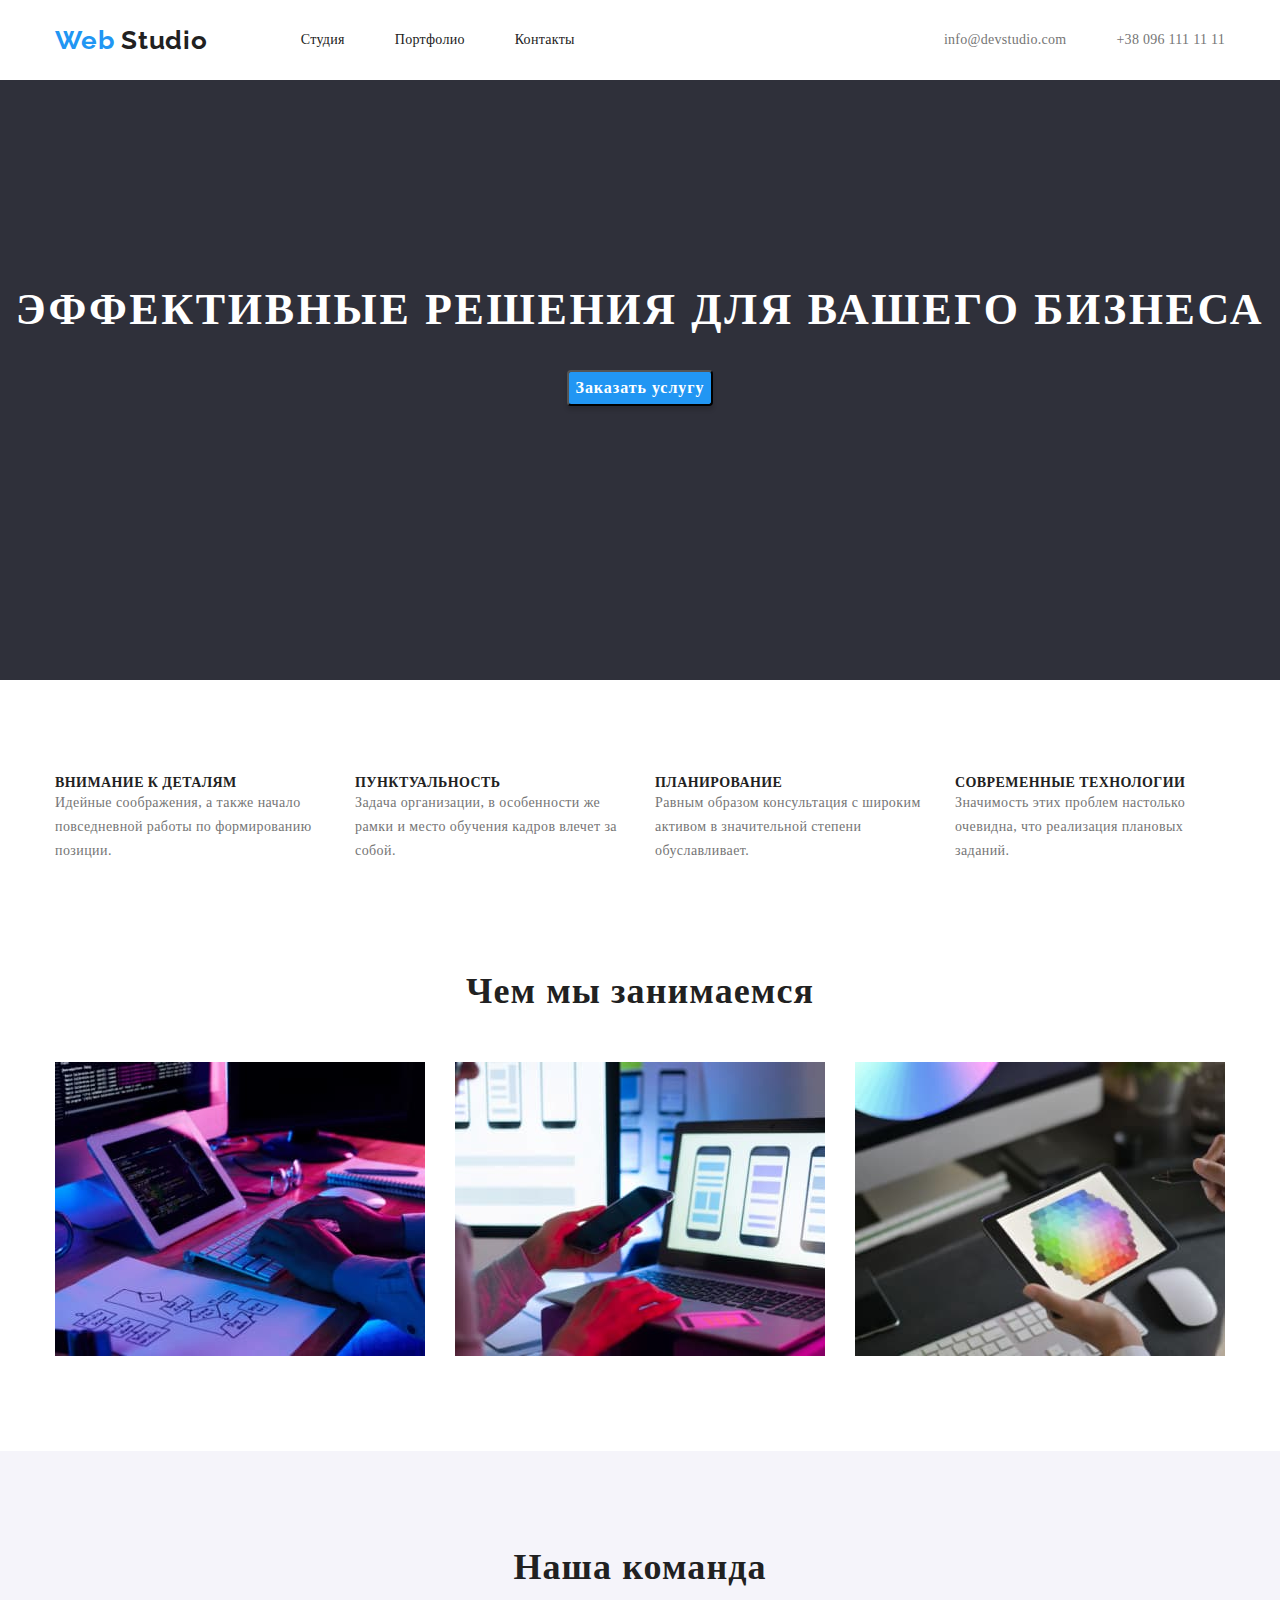
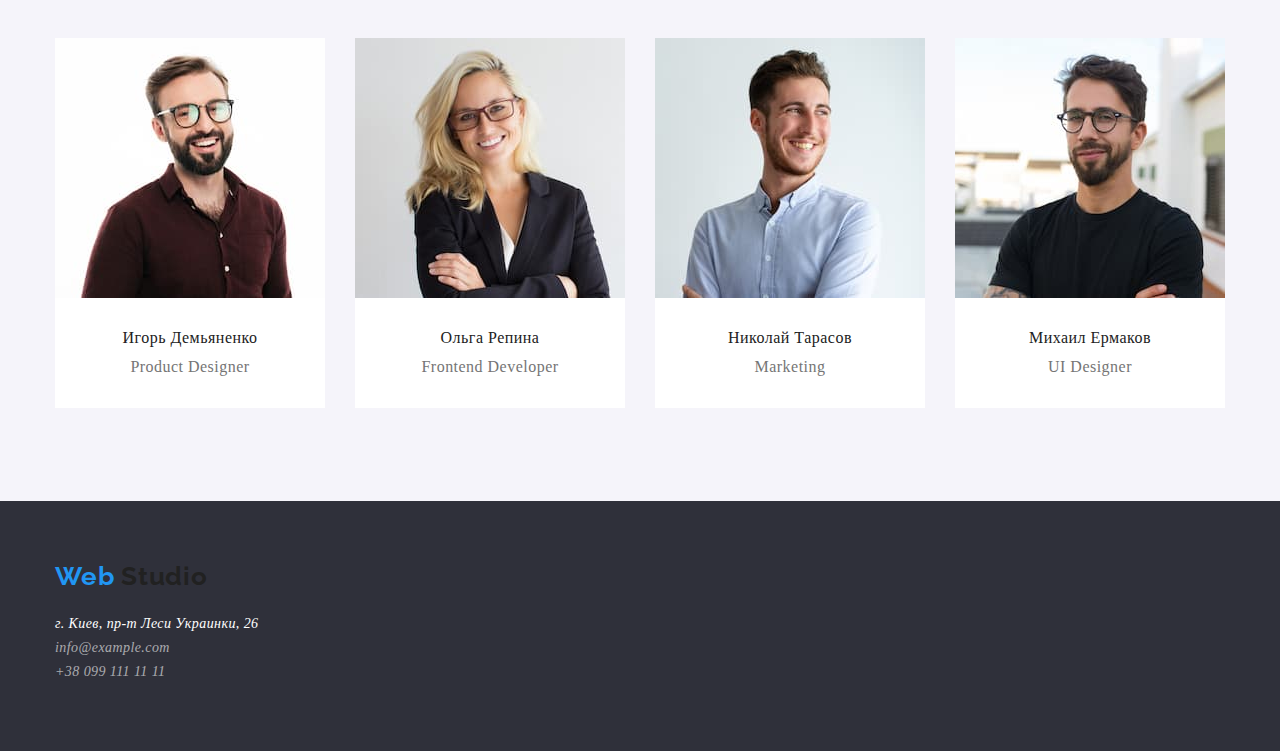
<file: index.html>
<!DOCTYPE html>
<html lang="ru">
    <head>
        <meta charset="UTF-8">
        <meta http-equiv="X-UA-Compatible" content="IE=edge">
        <meta name="viewport" content="width=device-width, initial-scale=1.0">
        <title>Web Studio</title>
        <link rel="preconnect" href="https://fonts.gstatic.com">
        <link href="https://fonts.googleapis.com/css2?family=Raleway:wght@700&family=Roboto:wght@400;500;700;900&display=swap"
            rel="stylesheet">
        <link rel="stylesheet" href="https://cdnjs.cloudflare.com/ajax/libs/modern-normalize/1.0.0/modern-normalize.min.css"/>
        <link rel="stylesheet" href="./css/styles.css">
    </head>
    <body class="body">
        <header class="header">
            <div class="container">
                 <nav class="navigatoin">
                    <a class="logo" href="">Web <span class="head-logo">Studio</span></a>
                    <ul class="menu">
                    <li class="menu-item">
                        <a class="menu-link" href="">Студия</a>
                    </li>
                    <li class="menu-item">
                        <a class="menu-link" href="./portfolio.html">Портфолио</a>
                    </li>
                    <li class="menu-item">
                        <a class="menu-link" href="">Контакты</a>
                    </li>
                    </ul>
                    <ul class="header-address">
                    <li class="header-address-link">
                        <a class="address-link" href="mailto:info@devstudio.com">info@devstudio.com</a>
                    </li>
                    <li class="header-address-link">
                        <a class="address-link" href="tel:+380961111111">+38 096 111 11 11</a>
                    </li>
                    </ul>
                </nav>
            </div>         
        </header>
        <main class="main">
            <div class="div-main-sec">
                <section class="main-sec">
                <h1 class="main-sec-title">Эффективные решения для вашего бизнеса</h1>
                <button class="main-sec-button" type="button">Заказать услугу</button>
                </section>
            </div>
            <div class="container">
                <section class="features"> 
                <!--<h2 class="features-main-title">Особенности</h2>-->
                <ul class="features-item">
                    <li class="features-list-item">
                        <h3 class="features-title">Внимание к деталям</h3>
                        <p class="features-description">Идейные соображения, а также начало повседневной работы по формированию позиции.</p>
                    </li>
                    <li class="features-list-item">
                        <h3 class="features-title">Пунктуальность</h3>
                        <p class="features-description">Задача организации, в особенности же рамки и место обучения кадров влечет за собой.</p>
                    </li>
                    <li class="features-list-item">
                        <h3 class="features-title">Планирование</h3>
                        <p class="features-description">Равным образом консультация с широким активом в значительной степени обуславливает.</p>
                    </li>
                    <li class="features-list-item">
                        <h3 class="features-title">Современные технологии</h3>
                        <p class="features-description">Значимость этих проблем настолько очевидна, что реализация плановых заданий.</p>
                    </li>
                </ul>
                </section>
            </div> 
            <div class="container">
                <section class="work">
                    <h2 class="work-title">Чем мы занимаемся</h2>
                    <ul class="work-img">
                        <li class="img-one"><img src="./images/box1.jpg" width="370" alt="Человек печятает код на компютере"></li>
                        <li class="img-two"><img src="./images/box2.jpg" width="370" alt="Выберает оформление телефона на компютере"></li>
                        <li class="img-three"><img src="./images/box3.jpg" width="370" alt="Выберает цветовую гаму на планшете"></li>
                    </ul>
                </section>
            </div>
            <div class="team">
                <section class="container">
                    <h2 class="team-title">Наша команда</h2>
                    <ul class="team-view">
                        <li class="team-description">
                            <img class="team-img" src="./images/img1.jpg" width="270" alt="Игорь Демьяненко Product Designer">
                            <h3 class="team-name">Игорь Демьяненко</h3>
                            <p class="team-profesion">Product Designer</p>
                        </li>
                        <li class="team-description">
                            <img class="team-img" src="./images/img2.jpg" width="270" alt="Ольга Репина Frontend Developer">
                            <h3 class="team-name">Ольга Репина</h3>
                            <p class="team-profesion">Frontend Developer</p>
                        </li>
                        <li class="team-description">
                            <img class="team-img" src="./images/img3.jpg" width="270" alt="Николай Тарасов Marketing">
                            <h3 class="team-name">Николай Тарасов</h3>
                            <p class="team-profesion">Marketing</p>
                        </li>
                        <li class="team-description">
                            <img class="team-img" src="./images/img4.jpg" width="270" alt="Михаил Ермаков UI Designer">
                            <h3 class="team-name">Михаил Ермаков</h3>
                            <p class="team-profesion">UI Designer</p>
                        </li>
                   </ul>
                </section>
            </div>           
        </main> 
        <footer class="footer">
            <div class="container">
                <div class="footer-logo">
                    <a class="logo" href="">Web <span class="foot-logo">Studio</span></a>
                </div>
                <address class="address">
                    <ul class="address-title">
                    <li><a class="main-address" href="https://goo.gl/maps/idDUvh7rMEF7i7zZ6" target="_blank" rel="noopener noreferrer">г. Киев, пр-т Леси Украинки, 26</a></li>
                    <li><a class="mail-address" href="mailto:info@example.com">info@example.com</a></li>
                    <li><a class="tel-address" href="tel:+380991111111">+38 099 111 11 11</a></li>
                    </ul>
                </address>
            </div>
        </footer>   
    </body>
</html>
</file>
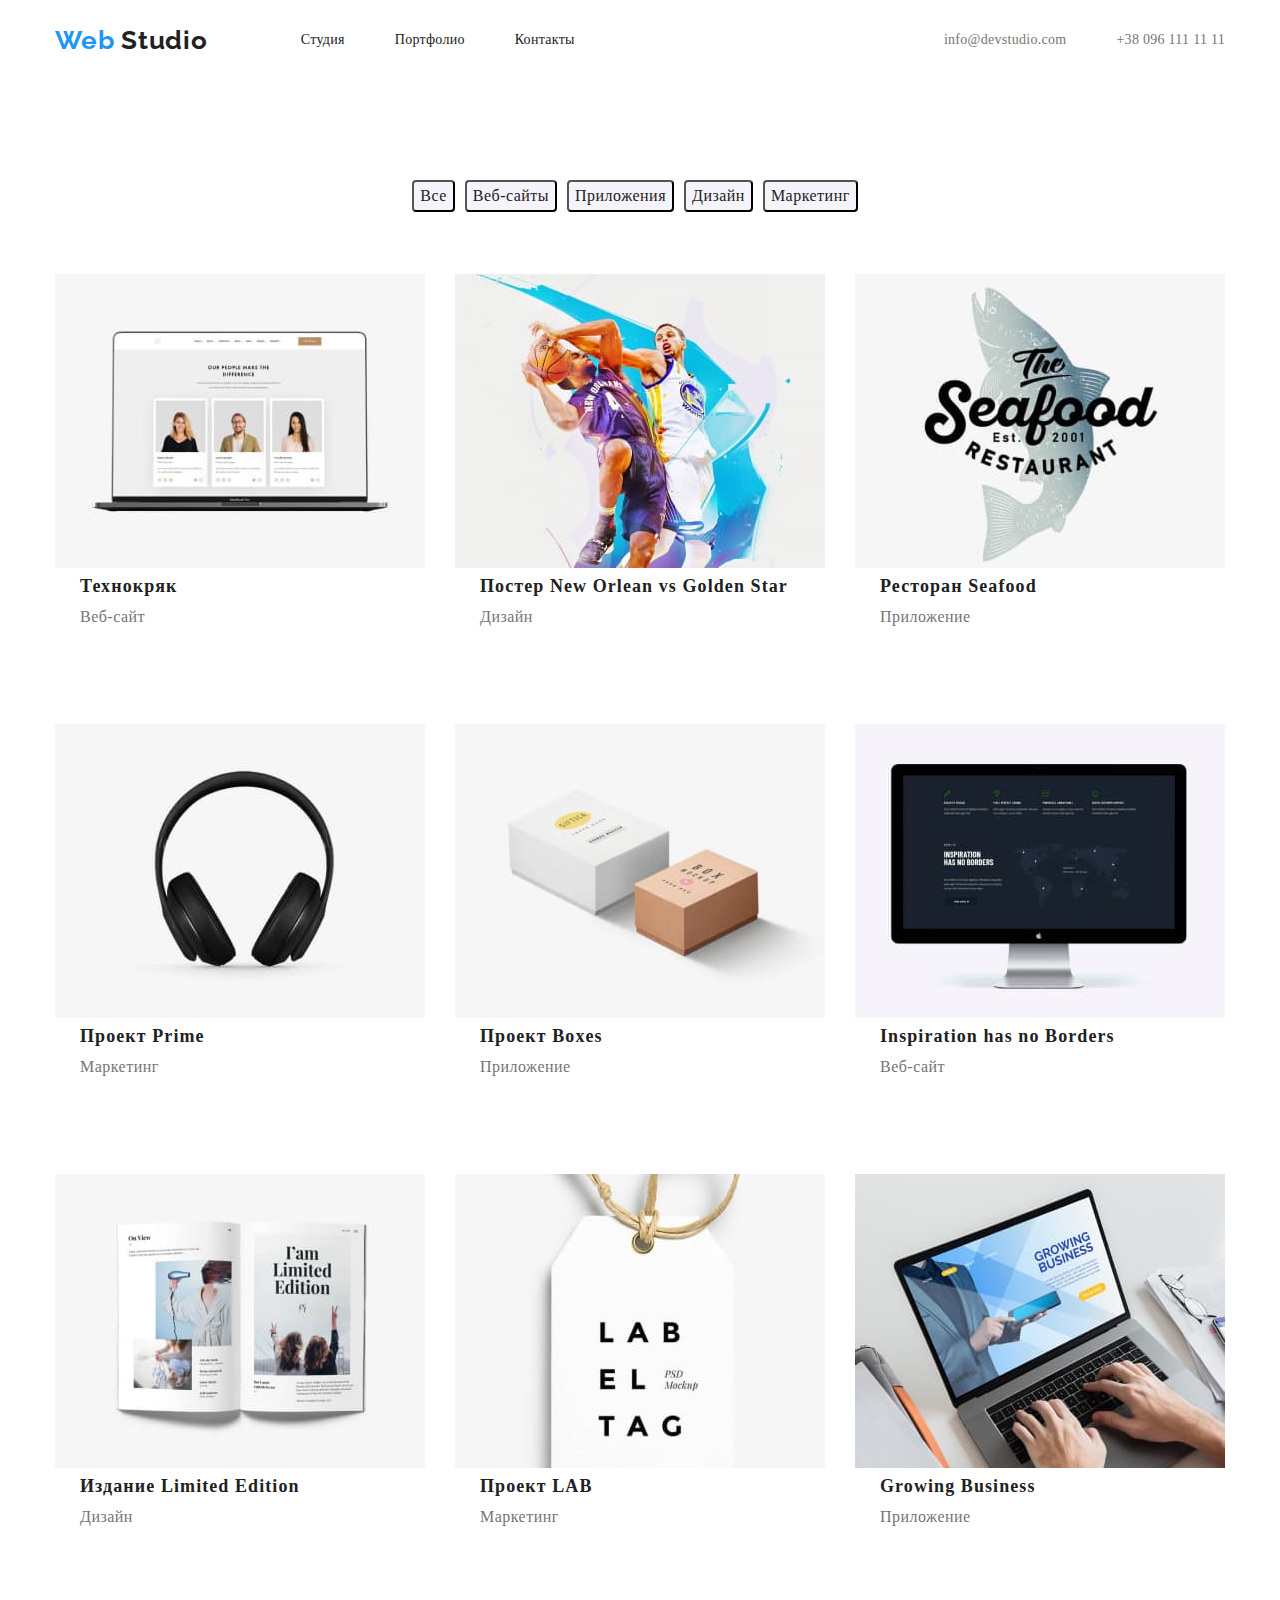
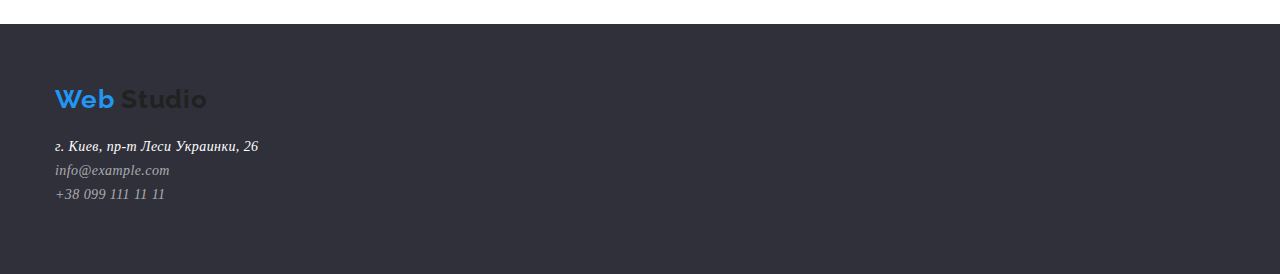
<file: portfolio.html>
<!DOCTYPE html>
<html lang="ru">
    <head>
        <meta charset="UTF-8">
        <meta http-equiv="X-UA-Compatible" content="IE=edge">
        <meta name="viewport" content="width=device-width, initial-scale=1.0">
        <title>portfolio</title>
        <link rel="preconnect" href="https://fonts.gstatic.com">
        <link href="https://fonts.googleapis.com/css2?family=Raleway:wght@700&family=Roboto:wght@400;500;700;900&display=swap"
            rel="stylesheet">
        <link rel="stylesheet" href="https://cdnjs.cloudflare.com/ajax/libs/modern-normalize/1.0.0/modern-normalize.min.css"/>
        <link rel="stylesheet" href="./css/styles.css">
    </head>
<body class="pf-body">
    <header class="header">
        <div class="container">
            <nav class="navigatoin">
                <a class="logo" href="">Web <span class="head-logo">Studio</span></a>
                <ul class="menu">
                    <li class="menu-item">
                        <a class="menu-link" href="./index.html">Студия</a>
                    </li>
                    <li class="menu-item">
                        <a class="menu-link" href="./portfolio.html">Портфолио</a>
                    </li>
                    <li class="menu-item">
                        <a class="menu-link" href="">Контакты</a>
                    </li>
                </ul>
                <ul class="header-address">
                    <li class="header-address-link">
                        <a class="address-link" href="mailto:info@devstudio.com">info@devstudio.com</a>
                    </li>
                    <li class="header-address-link">
                        <a class="address-link" href="tel:+380961111111">+38 096 111 11 11</a>
                    </li>
                </ul>
            </nav>
        </div>
    </header>
    <main class="pf-main">
        <section class="container">
                <ul class="list-button">
                    <li class="pf-button">
                        <button class="portfolio-all button" type="button">Все</button>
                    </li>
                    <li class="pf-button">
                        <button class="portfolio-website button" type="button">Веб-сайты</button>
                    </li>
                    <li class="pf-button">
                        <button class="portfolio-application button" type="button">Приложения</button>
                    </li>
                    <li class="pf-button">
                        <button class="portfolio-design button" type="button">Дизайн</button>
                    </li>
                    <li class="pf-button">
                        <button class="portfolio-Marketing button" type="button">Маркетинг</button>
                    </li>
                </ul>
        </section>
        <section class="container">
                <h1 class="pf-projects">Projects</h1>
                <ul class="portfolio-proj">
                    <li class="pf-proj-list">
                        <img class="pf-proj" src="./images/PFimg1.jpg" alt="Портфолио на ноутбуке">
                        <h2 class="pf-proj-title">Технокряк</h2>
                        <p class="pf-proj-text">Веб-сайт</p>
                    </li>
                    <li class="pf-proj-list">
                        <img class="pf-proj" src="./images/PFimg2.jpg" alt="Рекламный постэр баскетбольного матча">
                        <h2 class="pf-proj-title">Постер New Orlean vs Golden Star</h2>
                        <p class="pf-proj-text">Дизайн</p>
                    </li>
                    <li class="pf-proj-list">
                        <img class="pf-proj" src="./images/PFimg3.jpg" alt="Изображена рыба и логотип ресторан">
                        <h2 class="pf-proj-title">Ресторан Seafood</h2>
                        <p class="pf-proj-text">Приложение</p>
                    </li>
                    <li class="pf-proj-list">
                        <img class="pf-proj" src="./images/PFimg4.jpg" alt="Наушникик">
                        <h2 class="pf-proj-title">Проект Prime</h2>
                        <p class="pf-proj-text">Маркетинг</p>
                    </li>
                    <li class="pf-proj-list">
                        <img class="pf-proj" src="./images/PFimg5.jpg" alt="Две коробки">
                        <h2 class="pf-proj-title">Проект Boxes</h2>
                        <p class="pf-proj-text">Приложение</p>
                    </li>
                    <li class="pf-proj-list">
                        <img class="pf-proj" src="./images/PFimg6.jpg" alt="Веб-сайт на мониторе">
                        <h2 class="pf-proj-title">Inspiration has no Borders</h2>
                        <p class="pf-proj-text">Веб-сайт</p>
                    </li>
                    <li class="pf-proj-list">
                        <img class="pf-proj" src="./images/PFimg7.jpg" alt="Развёрнутый журнал">
                        <h2 class="pf-proj-title">Издание Limited Edition</h2>
                        <p class="pf-proj-text">Дизайн</p>
                    </li>
                    <li class="pf-proj-list">
                        <img class="pf-proj" src="./images/PFimg8.jpg" alt="Бирка">
                        <h2 class="pf-proj-title">Проект LAB</h2>
                        <p class="pf-proj-text">Маркетинг</p>
                    </li>
                    <li class="pf-proj-list">
                        <img class="pf-proj" src="./images/PFimg9.jpg" alt="Робота на ноутбуке">
                        <h2 class="pf-proj-title">Growing Business</h2>
                        <p class="pf-proj-text">Приложение</p>
                    </li>
                </ul>
        </section>     
    </main>
</body>
<footer class="footer">
    <div class="container">
        <div class="footer-logo">
            <a class="logo" href="">Web <span class="foot-logo">Studio</span></a>
        </div>
        <address class="address">
            <ul class="address-title">
                <li><a class="main-address" href="https://goo.gl/maps/idDUvh7rMEF7i7zZ6" target="_blank"
                        rel="noopener noreferrer">г. Киев, пр-т Леси Украинки, 26</a></li>
                <li><a class="mail-address" href="mailto:info@example.com">info@example.com</a></li>
                <li><a class="tel-address" href="tel:+380991111111">+38 099 111 11 11</a></li>
            </ul>
        </address>
    </div>
</footer>
</html>
</file>
<file: css/styles.css>
:root {
  --title-text-color: #212121;
  --primary-text-color: #757575;
  --text: font-family: Roboto;
}
/*title text color: #212121;*/
/*primary text color: #757575;*/
/*h1, address color: #FFFFFF;
footer link color: rgba(255, 255, 255, 0.6);*/

/*main text font-family: Roboto;
webstudio font-family: Raleway;*/

/*========= title Web Studio =========*/

h1,
h2,
h3,
h4,
h5,
p,
a {
  margin-top: 0px;
  margin-bottom: 0px;
}

ul,
ol {
  margin-top: 0;
  margin-bottom: 0;
  padding-left: 0;
}

img {
  display: block;
}

ul,
a {
  list-style: none;
  text-decoration: none;
}

body {
  font-family: var(--text);
}

.container {
  width: 1200px;
  padding-left: 15px;
  padding-right: 15px;
  margin: 0 auto;
}
/*header*/


.logo {
  margin-right: 93px;
  font-family: Raleway;
  font-weight: 700;
  font-size: 26px;
  line-height: 1.19;
  letter-spacing: 0.03em;
  color: #2196f3;
}
.head-logo,.foot-logo {
color: #212121
}


.menu {
  display: flex; 
}
.menu-item:not(:last-child) {
margin-right: 50px;
}
.menu-link {
display: block;
padding-top: 32px;
padding-bottom: 32px;

font-weight: 500;
font-size: 14px;
line-height: 1.14;
letter-spacing: 0.02em;
color: #212121;
cursor: pointer;

}
.menu-link:focus,
.menu-link:hover {
 color: #2196F3; 
}


.header-address {
  display: flex;
  margin-left: auto;
}
.header-address-link:not(:last-child) {
margin-right: 50px;

}

.address-link {
display: block;
padding-top: 32px;
padding-bottom: 32px;

font-weight: 500;
font-size: 14px;
line-height: 1.14;
letter-spacing: 0.02em;
color: #757575;
}

.address-link:focus,
.address-link:hover {
  color: #2196F3;
}

.navigatoin {
  display: flex;
  align-items: center;
}
/*end header*/

/*main-sec*/

.main-sec {
  display: block;
  text-align: center;   
  padding-top: 200px;
  height: 600px;
  margin: 0 auto;
}
.main-sec-title {
font-weight: 900;
font-size: 44px;
line-height: 1.36;
text-align: center;
letter-spacing: 0.06em;
text-transform: uppercase;
color: #FFFFFF;
margin-bottom: 30px;
}

.div-main-sec {
  background: #2F303A;
  margin: 0 auto;
}
.main-sec-button {
  font-family: var(--text);
  cursor: pointer;
font-weight: 700;
font-size: 16px;
line-height: 1.88;

text-align: center;
letter-spacing: 0.06em;

color: #FFFFFF;
background: #2196F3;
box-shadow: 0px 4px 4px rgba(0, 0, 0, 0.15);
border-radius: 4px;

}
/*end main-sec*/

/*features*/

.features-item {
  display: flex;
  justify-content: space-between;
  padding-right:not(last-child) 30px;
}
.features-list-item {
  width: 270px;
  height: 100px;
  margin-top: 95px;
  margin-bottom: 95px;
}

.features-main-title {
  white-space: nowrap;
  clip-path: inset(100%);
  clip: rect(0 0 0 0);
  overflow: hidden;
}


.features-title {
font-weight: 700;
font-size: 14px;
line-height: 1.14;
letter-spacing: 0.03em;
text-transform: uppercase;
color: #212121;
}
.features-description {
font-weight: 400;
font-size: 14px;
line-height: 1.72;
letter-spacing: 0.03em;

color: #757575;
}


/*end features*/

/*work*/

.work-img {
  display: flex;
  justify-content: space-between;
 margin-bottom: 95px;
}

.work-title {
font-weight: 700;
font-size: 36px;
line-height: 1.17;
text-align: center;
letter-spacing: 0.03em;
color: #212121;
margin-bottom: 50px;
}
 /*end work*/

 /*team*/
.team {
  display: flex;
  background: #F5F4FA;
  height: 650px;
}
 
 .team-view {
   display: flex;
   justify-content: space-between;
  
   
 }
.team-description {
  background-color: #FFFFFF;
  width: 270px;
  height: 370px;
}


 .team-title {
font-weight: 700;
font-size: 36px;
line-height: 1.17;
text-align: center;
letter-spacing: 0.03em;
margin-top: 95px;
margin-bottom: 50px;
color: #212121;

 }
.team-name {
font-weight: 500;
font-size: 16px;
line-height: 1.19;
text-align: center;
letter-spacing: 0.03em;
margin-top: 30px;

color: #212121;
}
.team-profesion {
font-weight: 400;
font-size: 16px;
line-height: 1.19;
text-align: center;
letter-spacing: 0.03em;
margin-top: 10px;
margin-bottom: 30px;

color: #757575;
}

 /*end team*/

  /*footer*/

.address {
  display: flex;
  margin-top: 20px;
  margin-bottom: 50px;
}
.footer-logo {
  padding-top: 60px;
}
.main-address {
font-weight: 400;
font-size: 14px;
line-height: 1.71;
letter-spacing: 0.03em;
color: #FFFFFF;
}
.mail-address, .tel-address {
font-weight: 400;
font-size: 14px;
line-height: 1.71;
letter-spacing: 0.03em;
color: rgba(255, 255, 255, 0.6);
}
.footer {
height: 250px;
background: #2F303A;
}
/*end footer*/

/*========= end title Web Studio =========*/



/*========= title portfolio =========*/



/* section buttons */

.list-button {
  display: flex;
  justify-content: center;
  margin-top: 100px;
  margin-bottom: 25px;
  
}

.button {
font-family: var(--tex);
font-weight: 500;
font-size: 16px;
line-height: 1.63;

text-align: center;
letter-spacing: 0.03em;

color: #212121;
background: #F5F4FA;
border-radius: 4px;
cursor: pointer;
margin-right: 10px;
}

.button:focus,
.button:hover {
 background: #2196F3;
 box-shadow: 0px 3px 1px rgba(0, 0, 0, 0.1), 0px 1px 2px rgba(0, 0, 0, 0.08), 0px 2px 2px rgba(0, 0, 0, 0.12);
border-radius: 4px
}

/* end section buttons */

/* Projects */

.portfolio-proj  {
  display: flex;
  height: 1350px;
}

.portfolio-proj {
  display: flex;
  flex-wrap: wrap;
}
.pf-proj-list {
  width: 370px;
  height: 294px;
  margin-right: 30px;
}
.pf-proj-list:nth-child(3n) {
  margin-right: 0px;
}
.pf-projects {
color: transparent;
}

.pf-proj-title {
font-family: var(--text);
font-weight: 700;
font-size: 18px;
line-height: 2;
letter-spacing: 0.06em;
color: #212121;
padding-left: 25px;
}

.pf-proj-text {
font-family: var(--text);
font-weight: 400;
font-size: 16px;
line-height: 1.67;
letter-spacing: 0.03em;
color: #757575;
padding-left: 25px;
}


/* end section Projects */
</file>
